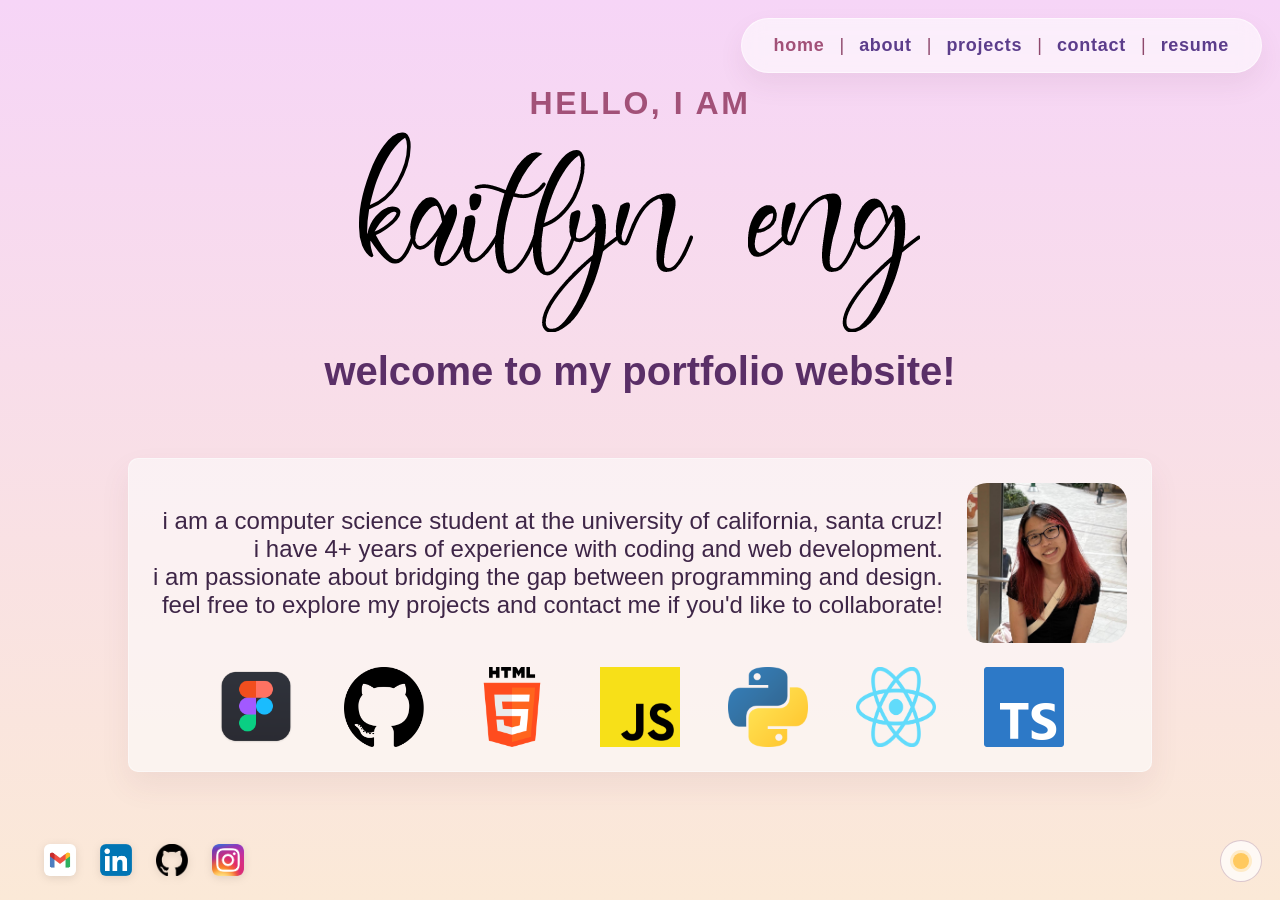
<file: index.html>
<!DOCTYPE html>
<html lang="en">
    <head>
        <meta charset="UTF-8">
        <meta name="viewport" content="width=device-width, initial-scale=1.0">
        <title> kaitlyn eng portfolio </title>
        <link rel="icon" href="assets/images/heart.png" type="image/png">
        <link rel="stylesheet" href="src/styles/styles.css">
        <link rel="stylesheet" href="src/styles/index.css">
        <link rel="stylesheet" href="src/styles/navbar.css">
        <script src="src/theme.js" defer></script>
    </head>
    <body>
        
        <div id="navigation">
            <p id="current-page"> home </p> |
            <a href="src/about.html"> about </a> |
            <a href="src/projects.html"> projects </a> |
            <a href="src/contact.html"> contact </a> |
            <a href="src/resume.html"> resume </a>
        </div>

        <div id="content">
            <div id="header-container">
                <div id="header-label">
                    hello, i am
                </div>
                    <img id="name" src="assets/images/name.png" alt="kaitlyn eng">
                <div id="header-text">
                    welcome to my portfolio website!
                </div>
            </div>

            <div id="info-container">
                <div id="about-container" onclick="window.location.href='src/contact.html';">
                    <div class="about-text">
                        i am a computer science student at the university of california, santa cruz! <br />
                        i have 4+ years of experience with coding and web development. <br />
                        i am passionate about bridging the gap between programming and design. <br />
                        feel free to explore my projects and contact me if you'd like to collaborate!
                    </div>
                    <img id="profilepic" src="assets/images/kaitlyn-image.jpg" alt="kaitlyn eng profile picture">
                </div>
                <div id="technologies-container">
                    <img class="technologies-logo" id="figma-logo" src="assets/images/figma.png" alt="Figma">
                    <img class="technologies-logo" id="github-logo" src="assets/images/github.png" alt="GitHub">
                    <img class="technologies-logo" id="html-logo" src="assets/images/html.png" alt="HTML">
                    <img class="technologies-logo" id="javascript-logo" src="assets/images/javascript.png" alt="JavaScript">
                    <img class="technologies-logo" id="python-logo" src="assets/images/python.png" alt="Python">
                    <img class="technologies-logo" id="react-logo" src="assets/images/react.png" alt="React">
                    <img class="technologies-logo" id="typescript-logo" src="assets/images/typescript.png" alt="TypeScript">
                </div>
            </div>
        </div>

        <div id="footer">
            <div id="socials">
                <a href="mailto:kaseng@ucsc.edu" target = "_blank">
                    <img class="socials-logo" id="email-logo" src="assets/images/gmail.jpg" alt="email logo">
                </a>
                <a href="https://www.linkedin.com/in/kaitlynseng/" target="_blank">
                    <img class="socials-logo" id ="linkedin-logo" src="assets/images/linkedin.png" alt="linkedin logo">
                </a>
                <a href="https://github.com/kaitlyn-png" target="_blank">
                    <img class="socials-logo" id="github-logo" src="assets/images/github.png" alt="github logo">
                </a>
                <a href="https://www.instagram.com/itskaitlynbtw/" target="_blank">
                    <img class="socials-logo" id="instagram-logo" src="assets/images/instagram.png" alt="instagram logo">
                </a>
            </div>
        </div>

    </body>
</html>
</file>
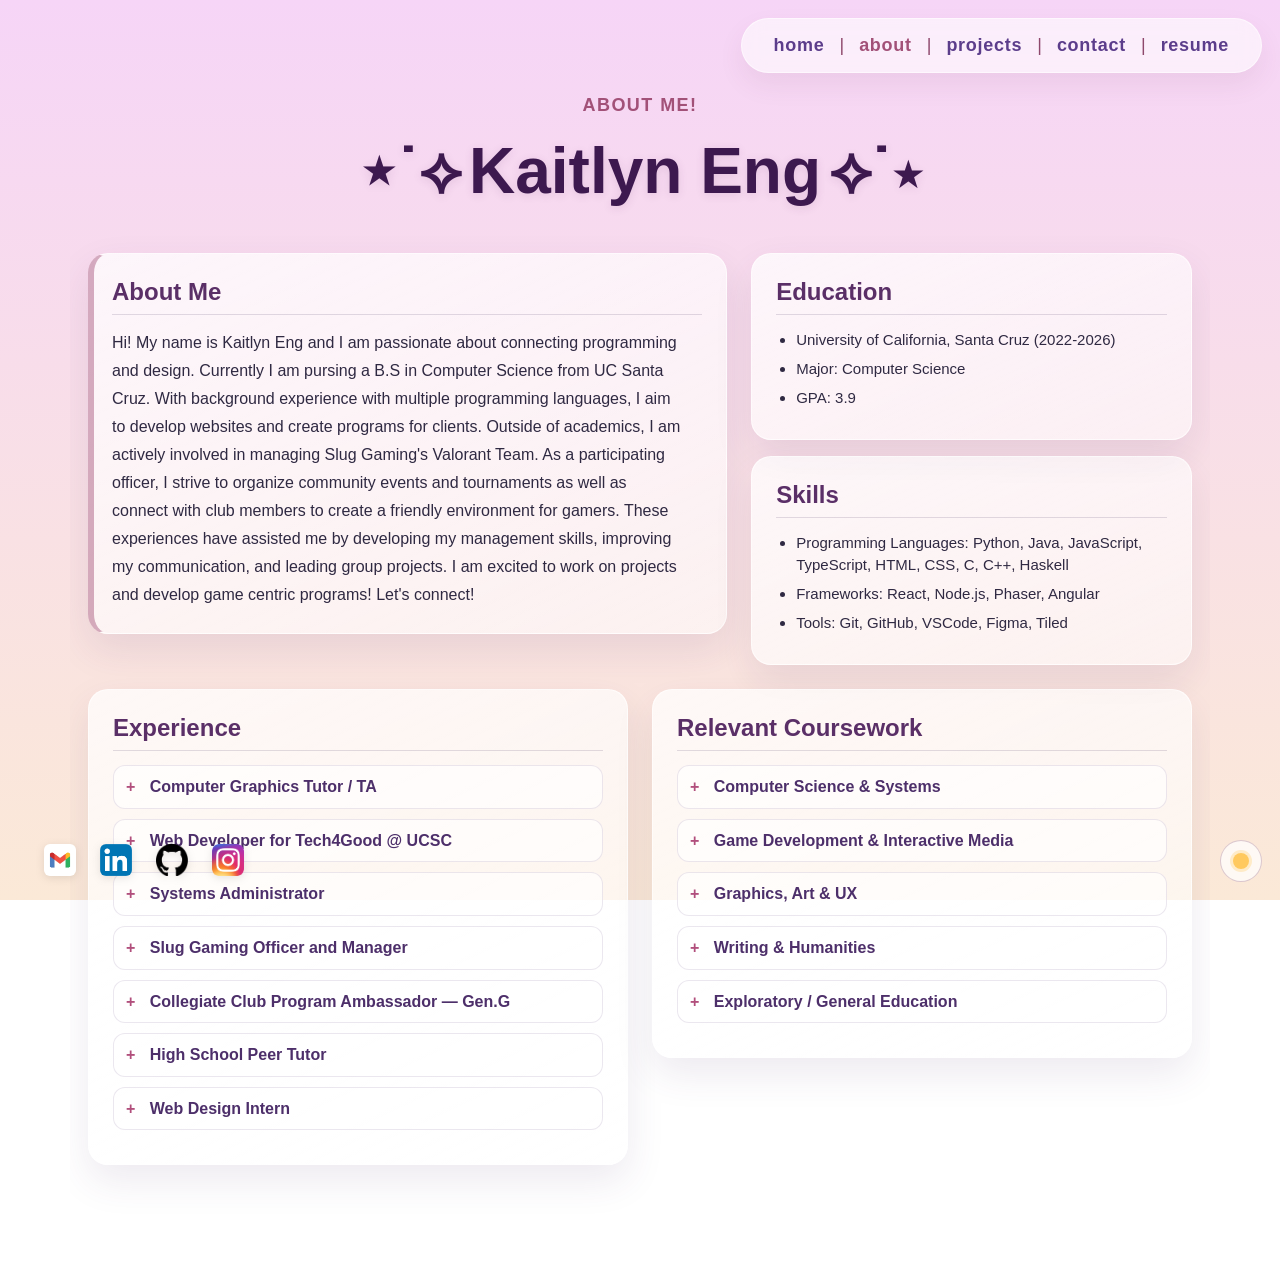
<file: src/about.html>
<!DOCTYPE html>
<html lang="en">
    <head>
        <meta charset="UTF-8">
        <meta name="viewport" content="width=device-width, initial-scale=1.0">
        <title> about </title>
        <link rel="icon" href="../assets/images/heart.png" type="image/png">
        <link rel="stylesheet" href="styles/styles.css">        
        <link rel="stylesheet" href="styles/navbar.css">
        <link rel="stylesheet" href="styles/about.css">
        <script src="theme.js" defer></script>
    </head>
    <body>

        <div id="navigation">
            <a href="../index.html"> home </a> |
            <p id="current-page"> about </p> |
            <a href="projects.html"> projects </a> |
            <a href="contact.html"> contact </a> |
            <a href="resume.html"> resume </a>
        </div>

        <div class="about-layout">
            <main id="content">
                <div id="header-container">
                    <div id="header-label"> About me! </div>
                    <div id="header-text" class="header-style"> Kaitlyn Eng </div>
                </div>

                <div class="about-top-grid">
                    <div id="about-me" class="about-panel">
                        <h2> About Me </h2>
                        <p> Hi! My name is Kaitlyn Eng and I am passionate about connecting programming and design. Currently I am pursing a B.S in Computer Science from UC Santa Cruz. With background experience with multiple programming languages, I aim to develop websites and create programs for clients. Outside of academics, I am actively involved in managing Slug Gaming's Valorant Team. As a participating officer, I strive to organize community events and tournaments as well as connect with club members to create a friendly environment for gamers. These experiences have assisted me by developing my management skills, improving my communication, and leading group projects. I am excited to work on projects and develop game centric programs! Let's connect! </p>
                    </div>

                    <div class="quick-panels">
                        <div id="education" class="about-panel">
                            <h2> Education </h2>
                            <ul>
                                <li> University of California, Santa Cruz (2022-2026) </li>
                                <li> Major: Computer Science </li>
                                <li> GPA: 3.9 </li>
                            </ul>
                        </div>

                        <div id="skills-container" class="about-panel">
                            <h2> Skills </h2>
                            <ul>
                                <li> Programming Languages: Python, Java, JavaScript, TypeScript, HTML, CSS, C, C++, Haskell </li>
                                <li> Frameworks: React, Node.js, Phaser, Angular </li>
                                <li> Tools: Git, GitHub, VSCode, Figma, Tiled </li>
                            </ul>
                        </div>
                    </div>
                </div>

                <div class="detail-columns">
                    <div id="experience">
                        <h2> Experience </h2>

                        <details class="experience-item">
                            <summary> Computer Graphics Tutor / TA </summary>
                            <p class="experience-meta">Part-time · April 2026 - Present · Santa Cruz, California, United States · Hybrid</p>
                            <ul>
                                <li> Graded homework and programming assignments with attention to accuracy in core computer graphics concepts.</li>
                                <li> Hosted office hours and provided online and in-person tutoring to support student learning.</li>
                                <li> Assisted students via email, Piazza, and Discord by answering questions and resolving grading issues.</li>
                                <li> Collaborated with the professor to draft assignments, refine lesson plans, and improve course policies.</li>
                            </ul>
                            <p class="experience-skills">Computer Graphics · Teaching · Debugging · Code review · Evaluation </p>
                        </details>

                        <details class="experience-item">
                            <summary> Web Developer for Tech4Good @ UCSC </summary>
                            <p class="experience-meta">Part-time · January 2026 - Present · Santa Cruz, California, United States · On-Site </p>
                            <ul>
                                <li> Web Development Containers Team </li>
                                <li> Built responsive UI/UX interfaces from Figma designs using HTML, CSS, and Angular CLI. </li>
                                <li> Developed component-based frontend architecture with data binding and event handling. </li>
                                <li> Connected UI components to backend data sources through container-based data flow. </li>
                                <li> Implemented flexible, responsive layouts using CSS Flexbox. </li>
                            </ul>
                            <p class="experience-skills">Computer Graphics · Teaching · Debugging · Code review · Evaluation </p>
                        </details>

                        <details class="experience-item">
                            <summary> Systems Administrator </summary>
                            <p class="experience-meta">Part-time · Dec 2024 - Present · Santa Cruz, California, United States · Hybrid</p>
                            <ul>
                                <li> Administered 30+ lab workstations for Slug Gaming, managing system updates, software development, and hands-on troubleshooting to resolve recurring system errors and maintain stability in Merrill's Ming Ong Lab.</li>
                                <li> Collaborated with the Slug Gaming team to implement a new system image and update software, improving performance and reliability for gaming events and tournaments.</li>
                                <li> Provided technical support during events, ensuring smooth operation and quick resolution of any issues that arose.</li>
                            </ul>
                            <p class="experience-skills">Communication · Event Management · Technical Support · System Administration</p>
                        </details>

                        <details class="experience-item">
                            <summary> Slug Gaming Officer and Manager </summary>
                            <p class="experience-meta">Sep 2022 - Present · Hybrid</p>
                            <ul>
                                <li>Event Community Director: organized and set up community events, hosted 3 in-person tournaments and 7 online tournaments, with 50+ players participating.</li>
                                <li>Collaborated with clubs from 30+ schools nationwide to arrange events and tournaments.</li>
                                <li>Worked on Summer Splash 2025 and hosted a casual multi-day game event.</li>
                                <li>E-sports Competitive Director: managed collegiate team schedules, event signups, and collaboration with managers from other institutions.</li>
                                <li>Engaged the community and hosted weekly events to maintain a safe, active environment for incoming students.</li>
                            </ul>
                            <p class="experience-skills">Project Management · Event Management · Community Engagement</p>
                        </details>

                        <details class="experience-item">
                            <summary> Collegiate Club Program Ambassador — Gen.G </summary>
                            <p class="experience-meta">Part-time · Oct 2025 - Present · Santa Cruz, California, United States · Hybrid</p>
                            <ul>
                                <li>Represented UC Santa Cruz through Gen.G's 2026 Collegiate Club Program and collaborated with Gen.G EDU staff on esports initiatives.</li>
                                <li>Led partnership efforts for Slug Gaming, organizing large-scale events including watch parties and sponsor collaborations.</li>
                                <li>Reached 80+ student participants on the first day of partnership events, increasing community engagement and visibility.</li>
                                <li>Managed KPI tracking, event reporting, and cross-campus coordination with Gen.G's EDU Operations team.</li>
                            </ul>
                            <p class="experience-skills">Esports Management · Event Planning · Community Engagement</p>
                        </details>

                        <details class="experience-item">
                            <summary> High School Peer Tutor </summary>
                            <p class="experience-meta">Sep 2018 - Jun 2022</p>
                            <ul>
                                <li>Assisted students with complex Algebra and Calculus concepts through one-on-one and group tutoring sessions.</li>
                                <li>Tailored learning approaches to individual styles and organized tutoring schedules.</li>
                                <li>Developed supplementary learning materials and resources.</li>
                                <li>Provided feedback and improvement strategies that supported stronger grades and comprehension.</li>
                                <li>Collaborated with teachers and academic advisors to support students needing additional help.</li>
                            </ul>
                            <p class="experience-skills">Organizational Communication · Tutoring · Academic Support</p>
                        </details>

                        <details class="experience-item">
                            <summary> Web Design Intern </summary>
                            <p class="experience-meta">Part-time · Jun 2019 - Aug 2021 · Berkeley, California, United States · Hybrid</p>
                            <ul>
                                <li>Assisted and led in both online and in-person learning environments.</li>
                                <li>Delivered lectures from detailed lesson plans with active discussion and project-based learning.</li>
                                <li>Built and enhanced learning plans for high school students.</li>
                                <li>Translated complex subject matter clearly for learners with varying skill levels.</li>
                                <li>Created a safe, inclusive, and encouraging classroom environment.</li>
                            </ul>
                            <p class="experience-skills">Web Development · Design · Organizational Communication · Teaching</p>
                        </details>
                    </div>

                    <div id="coursework">
                        <h2> Relevant Coursework </h2>

                        <details class="course-year">
                        <summary> Computer Science & Systems </summary>

                        <h4>Core Systems & Programming</h4>
                        <ul>
                            <li>
                                CSE 13S: Computer Systems and C Programming<br/>
                                <small><b>Learned low-level programming in C</b>, memory management, and systems fundamentals.</small>
                            </li>
                            <li>
                                CSE 12: Computer Systems and Assembly Language<br/>
                                <small>Studied computer architecture basics, assembly language, and machine-level computation.</small>
                            </li>
                            <li>
                                CSE 30: Programming Abstractions (<b>Python</b>)<br/>
                                <small> Built foundational programming skills including abstraction, data structures, and problem solving in Python.</small>
                            </li>
                            <li>
                                CSE 130: Principles of Computer Systems Design<br/>
                                <small><b>Explored systems design, concurrency, and operating system-level concepts.</b></small>
                            </li>                            
                            <li>
                                CSE 120: Computer Architecture<br/>
                                <small>Studied CPU design, memory hierarchy, and performance optimization concepts.</small>
                            </li>
                        </ul>

                        <h4>Algorithms & Theory</h4>
                        <ul>
                            <li>
                                CSE 101: Data Structures & Algorithms<br/>
                                <small><b>Learned core data structures and algorithm design</b> including sorting, searching, and complexity analysis.</small>
                            </li>
                            <li>
                                CSE 102: Intro to Algorithm Analysis<br/>
                                <small>Studied algorithm efficiency, asymptotic analysis, and formal reasoning about performance.</small>
                            </li>
                            <li>
                                CSE 113: Parallel Programming<br/>
                                <small><b>Explored parallel computing concepts</b> including thread-level parallelism and synchronization.</small>
                            </li>
                            <li>
                                CSE 114A: Foundations of Programming Languages<br/>
                                <small>Learned programming language theory including syntax, semantics, and type systems.</small>
                            </li>
                        </ul>

                        <h4>Mathematics for CS</h4>
                        <ul>
                            <li>
                                CSE 16: Applied Discrete Mathematics<br/>
                                <small>Covered logic, proofs, combinatorics, and graph theory fundamentals.</small>
                            </li>
                            <li>
                                CSE 107: Probability and Statistics for Engineers<br/>
                                <small>Introduced core probability, statistics, and stochastic processes including Bayes’ theorem, random variables, inference, and Markov chains.</small>
                            </li>
                            <li>
                                CSE 101M: Mathematical Thinking for Computer Science<br/>
                                <small>Developed formal reasoning skills, proof techniques, and mathematical foundations for CS.</small>
                            </li>
                        </ul>
                        </details>


                        <details class="course-year">
                        <summary> Game Development & Interactive Media </summary>

                        <h4>Game Systems & Design</h4>
                        <ul>
                            <li>
                                CMPM 120: Game Development Experience<br/>
                                <small><b>Built full game projects focusing on design, implementation, and iterative development.</b></small>
                            </li>
                            <li>
                                CMPM 121: Game Dev Patterns<br/>
                                <small>Learned scalable game architecture, design patterns, and event-driven systems.</small>
                            </li>
                            <li>
                                CMPM 176: Game Systems<br/>
                                <small>Studied gameplay systems design, progression mechanics, and player experience structure.</small>
                            </li>
                            <li>
                                CMPM 80K: Foundations of Game Design<br/>
                                <small>Learned principles of game mechanics, level design, and player engagement.</small>
                            </li>
                        </ul>

                        <h4>Game AI & Research</h4>
                        <ul>
                            <li>
                                CMPM 146: Game AI<br/>
                                <small><b>Explored AI techniques</b> including pathfinding, state machines, and behavior systems.</small>
                            </li>
                            <li>
                                CMPM 15: Research Explorations<br/>
                                <small>Engaged in research-based computing projects and experimental problem solving.</small>
                            </li>
                        </ul>

                        <h4>Games & Culture</h4>
                        <ul>
                            <li>
                                FILM 80V: Video Games and Culture<br/>
                                <small>Studied games as cultural artifacts, analyzing storytelling, media, and player experience.</small>
                            </li>
                        </ul>
                        </details>


                        <details class="course-year">
                        <summary> Graphics, Art & UX </summary>

                        <h4>Computer Graphics</h4>
                        <ul>
                            <li>
                            CSE 160: Intro to Computer Graphics<br/>
                            <small>Learned rendering pipeline, rasterization, transformations, shading, and 3D graphics concepts.</small>
                            </li>
                        </ul>

                        <h4>UX / Web Development</h4>
                        <ul>
                            <li>
                                CMPM 17: Web Development Components with Tech4Good<br/>
                                <small><b>Built component-based web applications for UCSC's research lab: Tech4Good.</b></small>
                            </li>
                            <li>
                                CMPM 118: Web Development Containers with Tech4Good<br/>
                                <small><b>Worked with containerized deployment, team workflows, and scalable web systems.</b></small>
                            </li>
                            <li>
                                CMPM 131: User Experience for Interactive Media<br/>
                                <small>Studied usability, interaction design, prototyping, and user-centered design principles.</small>
                            </li>
                        </ul>

                        <h4>Art & Creative Media</h4>
                        <ul>
                            <li>
                                ART 106O: 2D Animation<br/>
                                <small>Learned animation principles including timing, motion, and storytelling through visuals.</small>
                            </li>
                            <li>
                                ART 135: Digital Painting<br/>
                                <small>Developed digital illustration skills including composition, lighting, and color theory.</small>
                            </li>
                            <li>
                                HAVC 70: Pacific Islands Art<br/>
                                <small>Studied cultural art history and visual traditions of Pacific Island communities.</small>
                            </li>
                        </ul>
                        </details>


                        <details class="course-year">
                        <summary> Writing & Humanities </summary>

                        <h4>Writing & Communication</h4>
                        <ul>
                            <li>
                                WRIT 1: Introduction to Composition<br/>
                                <small>Developed academic writing, argumentation, and rhetorical skills.</small>
                                </li>
                            <li>
                                WRIT 2: Rhetoric & Inquiry<br/>
                                <small>Focused on research-based writing and critical analysis of sources.</small>
                            </li>
                        </ul>

                        <h4>Humanities & Culture</h4>
                        <ul>
                            <li>
                                LIT 81I: Engineering California<br/>
                                <small>Studied California through literature, infrastructure, and cultural analysis.</small>
                            </li>
                            <li>
                                MUSC 80P: US Popular Music<br/>
                                <small>Analyzed American music history, genres, and cultural influence.</small>
                            </li>
                        </ul>
                        </details>

                        <details class="course-year">
                        <summary> Exploratory / General Education </summary>

                        <ul>
                            <li>
                                AM 10: Mathematical Methods I<br/>
                                <small>Learned applied mathematical techniques for engineering and scientific modeling.</small>
                            </li>
                            <li>
                                CRWN 1: Emerging Technologies<br/>
                                <small>Explored new and emerging tech trends and their societal impacts.</small>
                            </li>
                        </ul>
                        </details>
                    </div>
                </div>
            </main>
        </div>

        <div id="footer">
            <div id="socials">
                <a href="mailto:kaseng@ucsc.edu" target="_blank">
                    <img class="socials-logo" id="email-logo" src="../assets/images/gmail.jpg" alt="email logo">
                </a>
                <a href="https://www.linkedin.com/in/kaitlynseng/" target="_blank">
                    <img class="socials-logo" id="linkedin-logo" src="../assets/images/linkedin.png" alt="linkedin logo">
                </a>
                <a href="https://github.com/kaitlyn-png" target="_blank">
                    <img class="socials-logo" id="github-logo" src="../assets/images/github.png" alt="github logo">
                </a>
                <a href="https://www.instagram.com/itskaitlynbtw/" target="_blank">
                    <img class="socials-logo" id="instagram-logo" src="../assets/images/instagram.png" alt="instagram logo">
                </a>
            </div>
        </div>

    </body>
</html>
</file>
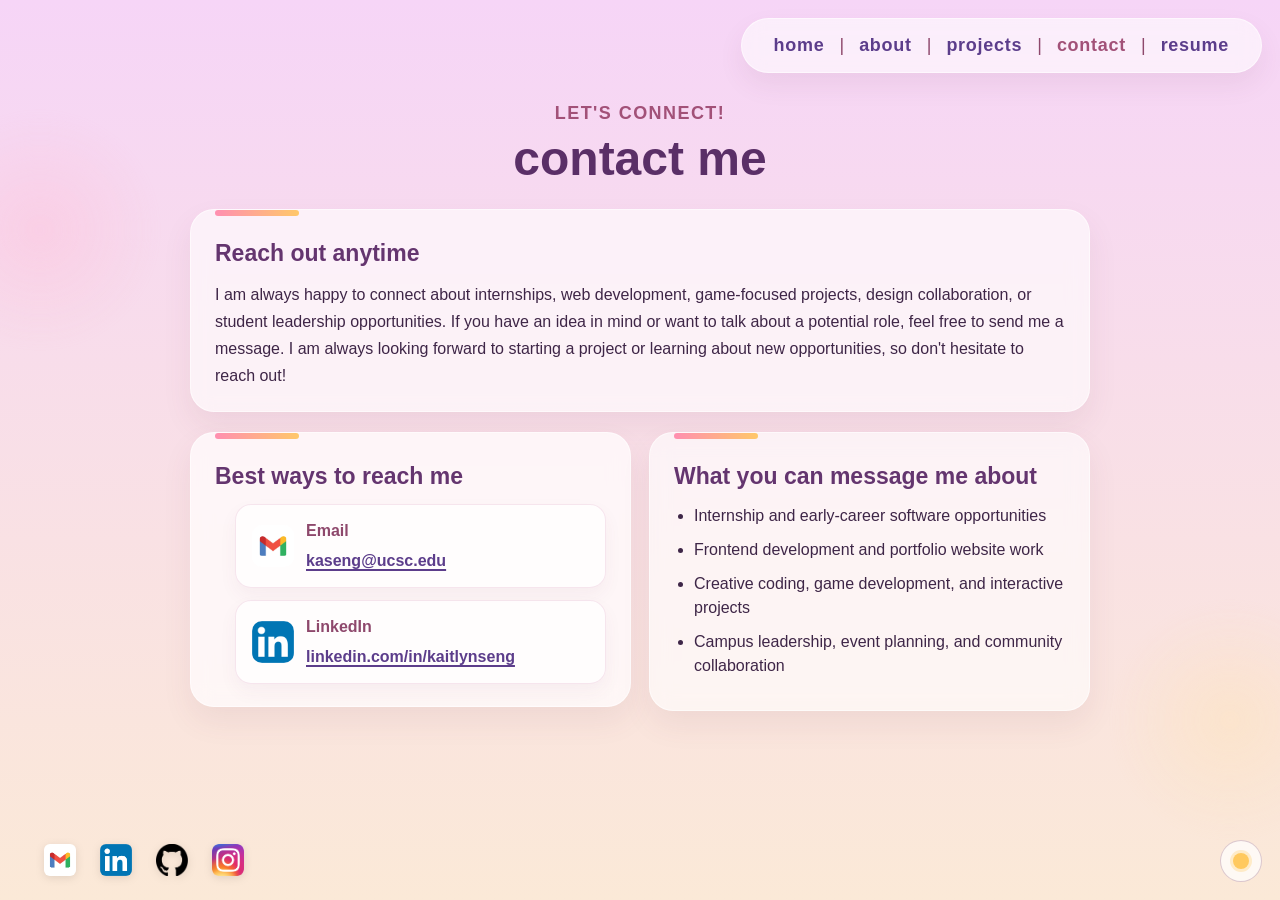
<file: src/contact.html>
<!DOCTYPE html>
<html lang="en">
    <head>
        <meta charset="UTF-8">
        <meta name="viewport" content="width=device-width, initial-scale=1.0">
        <title> contact </title>
        <link rel="icon" href="../assets/images/heart.png" type="image/png">
        <link rel="stylesheet" href="styles/styles.css">        
        <link rel="stylesheet" href="styles/navbar.css">
        <link rel="stylesheet" href="styles/contact.css">
        <script src="theme.js" defer></script>
    </head>
    <body>

        <div id="navigation">
            <a href="../index.html"> home </a> |
            <a href="about.html"> about </a> |
            <a href="projects.html"> projects </a> |
            <p id="current-page"> contact </p> |
            <a href="resume.html"> resume </a>
        </div>

        <main id="content" class="contact-layout">
            <div id="header-container">
                <div id="header-label"> let's connect! </div>
                <div id="header-text"> contact me </div>
            </div>

            <section class="contact-card intro-card">
                <h2> Reach out anytime </h2>
                <p>
                    I am always happy to connect about internships, web development, game-focused projects, design collaboration, or student leadership opportunities. If you have an idea in mind or want to talk about a potential role, feel free to send me a message. I am always looking forward to starting a project or learning about new opportunities, so don't hesitate to reach out!
                </p>
            </section>

            <div class="contact-grid">
                <section class="contact-card reach-card">
                    <h2> Best ways to reach me </h2>
                    <ul class="contact-list">
                        <li>
                            <img class="contact-logo" src="../assets/images/gmail.jpg" alt="gmail logo">
                            <div class="contact-item-text">
                                <span class="contact-label"> Email </span>
                                <a href="mailto:kaseng@ucsc.edu"> kaseng@ucsc.edu </a>
                            </div>
                        </li>
                        <li>
                            <img class="contact-logo" src="../assets/images/linkedin.png" alt="linkedin logo">
                            <div class="contact-item-text">
                                <span class="contact-label"> LinkedIn </span>
                                <a href="https://www.linkedin.com/in/kaitlynseng/" target="_blank" rel="noreferrer"> linkedin.com/in/kaitlynseng </a>
                            </div>
                        </li>
                    </ul>
                </section>

                <section class="contact-card">
                    <h2> What you can message me about </h2>
                    <ul>
                        <li> Internship and early-career software opportunities </li>
                        <li> Frontend development and portfolio website work </li>
                        <li> Creative coding, game development, and interactive projects </li>
                        <li> Campus leadership, event planning, and community collaboration </li>
                    </ul>
                </section>
            </div>
        </main>

        <div id="footer">
            <div id="socials">
                <a href="mailto:kaseng@ucsc.edu" target="_blank">
                    <img class="socials-logo" id="email-logo" src="../assets/images/gmail.jpg" alt="email logo">
                </a>
                <a href="https://www.linkedin.com/in/kaitlynseng/" target="_blank">
                    <img class="socials-logo" id="linkedin-logo" src="../assets/images/linkedin.png" alt="linkedin logo">
                </a>
                <a href="https://github.com/kaitlyn-png" target="_blank">
                    <img class="socials-logo" id="github-logo" src="../assets/images/github.png" alt="github logo">
                </a>
                <a href="https://www.instagram.com/itskaitlynbtw/" target="_blank">
                    <img class="socials-logo" id="instagram-logo" src="../assets/images/instagram.png" alt="instagram logo">
                </a>
            </div>
        </div>

    </body>
    </html>
</file>
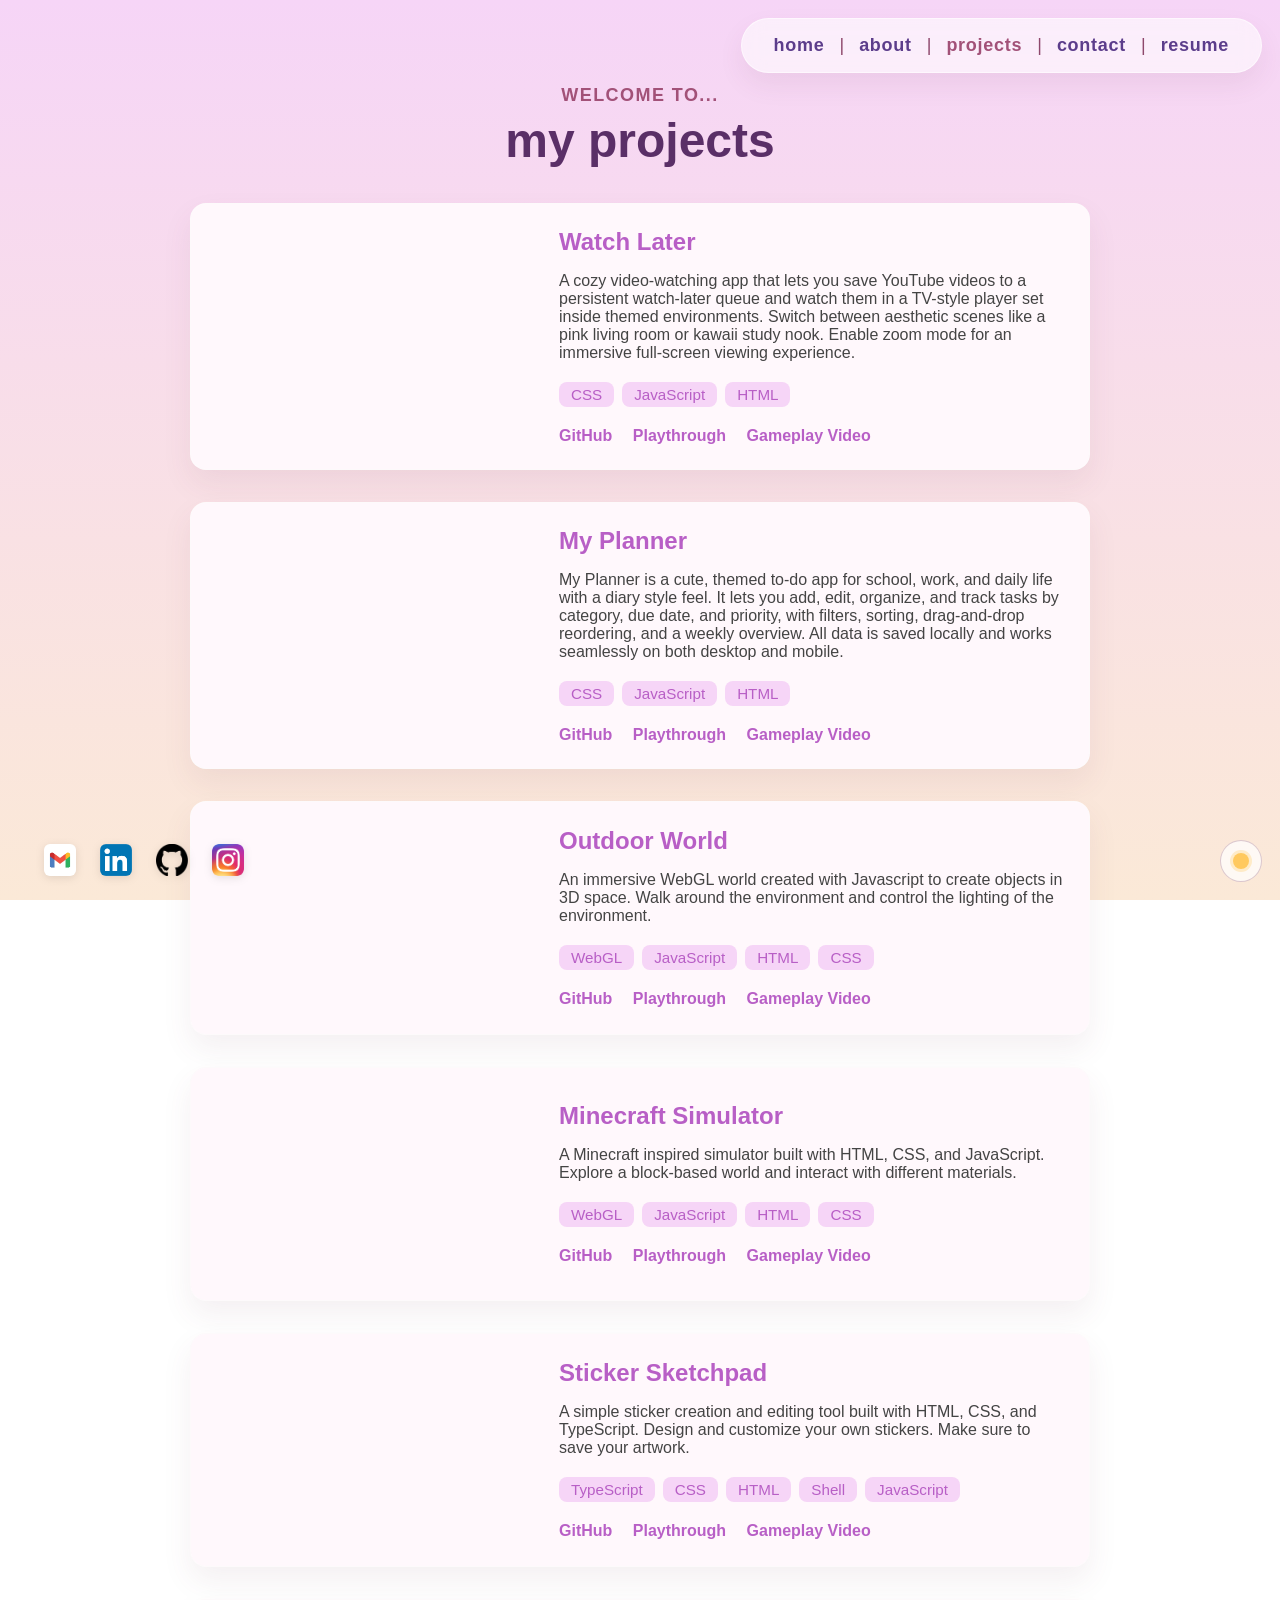
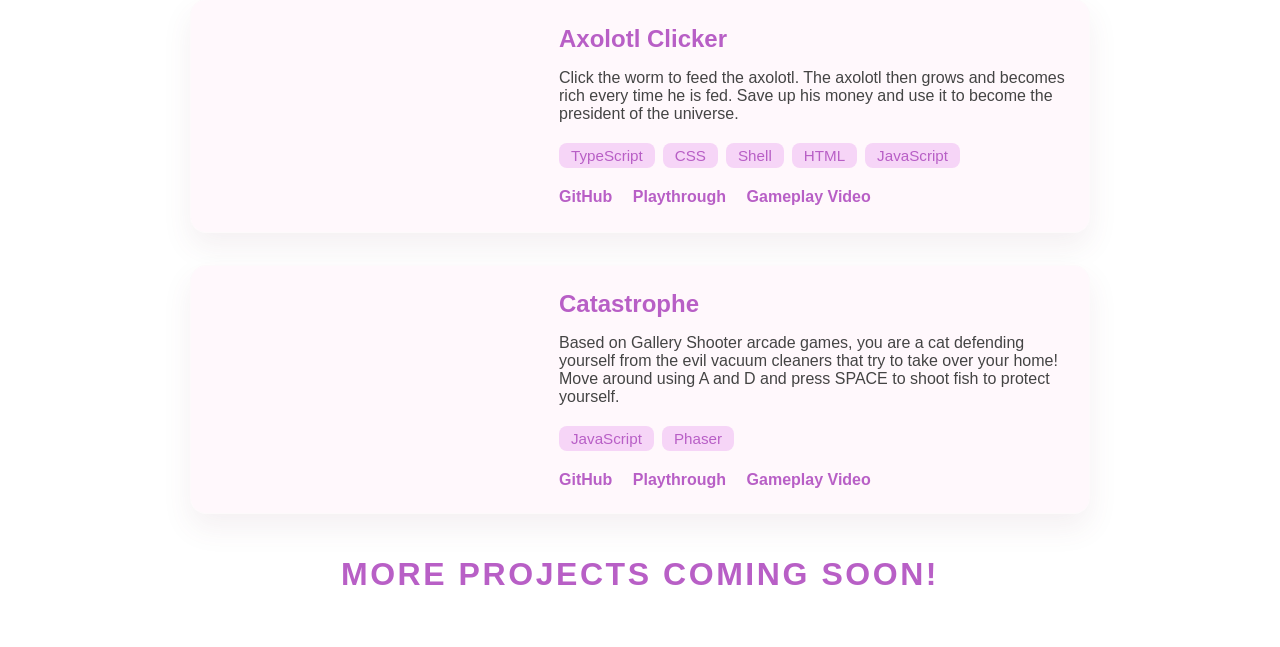
<file: src/projects.html>
<!DOCTYPE html>
<html lang="en">
    <head>
        <meta charset="UTF-8">
        <meta name="viewport" content="width=device-width, initial-scale=1.0">
        <title> projects </title>
        <link rel="icon" href="../assets/images/heart.png" type="image/png">
        <link rel="stylesheet" href="styles/styles.css">
        <link rel="stylesheet" href="styles/navbar.css">
        <link rel="stylesheet" href="styles/projects.css">
        <script src="theme.js" defer></script>
    </head>
    <body>

        <div id="navigation">
            <a href="../index.html"> home </a> |
            <a href="about.html"> about </a> |
            <p id="current-page"> projects </p> |
            <a href="contact.html"> contact </a> |
            <a href="resume.html"> resume </a>
        </div>

        <div id="content">
            <div id="header-container">
                <div id = "header-label">
                    welcome to...
                </div>
                <div id="header-text">
                    my projects
                </div>
            </div>
            <div class="projects-list">

                <div class="project-card" onclick="window.open('https://kaitlyn-png.github.io/watch-later/', '_blank')">
                    <div class="project-video">
                        <iframe width="320" height="180" src="https://www.youtube.com/embed/XQc_AKd4V0o" title="Watch Later Demo Video" frameborder="0" allow="accelerometer; autoplay; clipboard-write; encrypted-media; gyroscope; picture-in-picture; web-share" referrerpolicy="strict-origin-when-cross-origin" allowfullscreen></iframe>
                    </div>
                    <div class="project-info">
                        <h2 class="project-title">Watch Later</h2>
                        <p class="project-description">A cozy video-watching app that lets you save YouTube videos to a persistent watch-later queue and watch them in a TV-style player set inside themed environments. Switch between aesthetic scenes like a pink living room or kawaii study nook. Enable zoom mode for an immersive full-screen viewing experience. </p>
                        <div class="project-tags">
                            <span class="tag">CSS</span>
                            <span class="tag">JavaScript</span>
                            <span class="tag">HTML</span>
                        </div>
                        <div class="project-links">
                            <a href="https://github.com/kaitlyn-png/watch-later" target="_blank">GitHub</a>
                            <a href="https://kaitlyn-png.github.io/watch-later/" target="_blank">Playthrough</a>
                            <a href="https://youtu.be/XQc_AKd4V0o" target="_blank">Gameplay Video</a>
                        </div>
                    </div>
                </div>

                <div class="project-card" onclick="window.open('https://kaitlyn-png.github.io/planner/', '_blank')">
                    <div class="project-video">
                        <iframe width="320" height="180" src="https://www.youtube.com/embed/PEfYWynraZk" title="Planner Demo Video" frameborder="0" allow="accelerometer; autoplay; clipboard-write; encrypted-media; gyroscope; picture-in-picture; web-share" referrerpolicy="strict-origin-when-cross-origin" allowfullscreen></iframe>
                    </div>
                    <div class="project-info">
                        <h2 class="project-title">My Planner</h2>
                        <p class="project-description">My Planner is a cute, themed to-do app for school, work, and daily life with a diary style feel. It lets you add, edit, organize, and track tasks by category, due date, and priority, with filters, sorting, drag-and-drop reordering, and a weekly overview. All data is saved locally and works seamlessly on both desktop and mobile.</p>
                        <div class="project-tags">
                            <span class="tag">CSS</span>
                            <span class="tag">JavaScript</span>
                            <span class="tag">HTML</span>
                        </div>
                        <div class="project-links">
                            <a href="https://github.com/kaitlyn-png/planner" target="_blank">GitHub</a>
                            <a href="https://kaitlyn-png.github.io/planner/" target="_blank">Playthrough</a>
                            <a href="https://youtu.be/PEfYWynraZk" target="_blank">Gameplay Video</a>
                        </div>
                    </div>
                </div>
                
                <div class="project-card" onclick="window.open('https://kaitlyn-png.github.io/Outdoor-World/src/World.html', '_blank')">
                    <div class="project-video">
                        <iframe width="320" height="180" src="https://www.youtube.com/embed/BFgo2NVhof4" title="Outdoor World Gameplay Video" frameborder="0" allow="accelerometer; autoplay; clipboard-write; encrypted-media; gyroscope; picture-in-picture; web-share" referrerpolicy="strict-origin-when-cross-origin" allowfullscreen></iframe>
                    </div>
                    <div class="project-info">
                        <h2 class="project-title">Outdoor World</h2>
                        <p class="project-description">An immersive WebGL world created with Javascript to create objects in 3D space. Walk around the environment and control the lighting of the environment.</p>
                        <div class="project-tags">
                            <span class="tag">WebGL</span>
                            <span class="tag">JavaScript</span>
                            <span class="tag">HTML</span>
                            <span class="tag">CSS</span>
                        </div>
                        <div class="project-links">
                            <a href="https://github.com/kaitlyn-png/Outdoor-World" target="_blank">GitHub</a>
                            <a href="https://kaitlyn-png.github.io/Outdoor-World/src/World.html" target="_blank">Playthrough</a>
                            <a href="https://www.youtube.com/watch?v=BFgo2NVhof4" target="_blank">Gameplay Video</a>
                        </div>
                    </div>
                </div>

                <div class="project-card" onclick="window.open('https://kaitlyn-png.github.io/Minecraft-Simulator/src/World.html', '_blank')">
                    <div class="project-video">
                        <iframe width="320" height="180" src="https://www.youtube.com/embed/uo58U9oGx1Q" title="Minecraft Simulator Gameplay Video" frameborder="0" allow="accelerometer; autoplay; clipboard-write; encrypted-media; gyroscope; picture-in-picture; web-share" referrerpolicy="strict-origin-when-cross-origin" allowfullscreen></iframe>
                    </div>
                    <div class="project-info">
                        <h2 class="project-title">Minecraft Simulator</h2>
                        <p class="project-description">A Minecraft inspired simulator built with HTML, CSS, and JavaScript. Explore a block-based world and interact with different materials.</p>
                        <div class="project-tags">
                            <span class="tag">WebGL</span>
                            <span class="tag">JavaScript</span>
                            <span class="tag">HTML</span>
                            <span class="tag">CSS</span>
                        </div>
                        <div class="project-links">
                            <a href="https://github.com/kaitlyn-png/Minecraft-Simulator" target="_blank">GitHub</a>
                            <a href="https://kaitlyn-png.github.io/Minecraft-Simulator/src/World.html" target="_blank">Playthrough</a>
                            <a href="https://www.youtube.com/watch?v=uo58U9oGx1Q" target="_blank">Gameplay Video</a>
                        </div>
                    </div>
                </div>

                <div class="project-card" onclick="window.open('https://kaitlyn-png.github.io/sticker-sketchpad/', '_blank')">
                    <div class="project-video">
                        <iframe width="320" height="180" src="https://www.youtube.com/embed/PfwkFOzeK2g" title="Sticker Sketchpad Gameplay Video" frameborder="0" allow="accelerometer; autoplay; clipboard-write; encrypted-media; gyroscope; picture-in-picture; web-share" referrerpolicy="strict-origin-when-cross-origin" allowfullscreen></iframe>
                    </div>
                    <div class="project-info">
                        <h2 class="project-title">Sticker Sketchpad</h2>
                        <p class="project-description">A simple sticker creation and editing tool built with HTML, CSS, and TypeScript. Design and customize your own stickers. Make sure to save your artwork.</p>
                        <div class="project-tags">
                            <span class="tag">TypeScript</span>
                            <span class="tag">CSS</span>
                            <span class="tag">HTML</span>
                            <span class="tag">Shell</span>
                            <span class="tag">JavaScript</span>
                        </div>
                        <div class="project-links">
                            <a href="https://github.com/kaitlyn-png/sticker-sketchpad" target="_blank">GitHub</a>
                            <a href="https://kaitlyn-png.github.io/sticker-sketchpad/" target="_blank">Playthrough</a>
                            <a href="https://www.youtube.com/watch?v=PfwkFOzeK2g" target="_blank">Gameplay Video</a>
                        </div>
                    </div>
                </div>

                <div class="project-card" onclick="window.open('https://kaitlyn-png.github.io/axolotl-clicker/', '_blank')">
                    <div class="project-video">
                        <iframe width="320" height="180" src="https://www.youtube.com/embed/4mGlgFTwsAA" title="Axolotl Clicker Gameplay Video" frameborder="0" allow="accelerometer; autoplay; clipboard-write; encrypted-media; gyroscope; picture-in-picture; web-share" referrerpolicy="strict-origin-when-cross-origin" allowfullscreen></iframe>
                    </div>
                    <div class="project-info">
                        <h2 class="project-title">Axolotl Clicker</h2>
                        <p class="project-description">Click the worm to feed the axolotl. The axolotl then grows and becomes rich every time he is fed. Save up his money and use it to become the president of the universe.</p>
                        <div class="project-tags">
                            <span class="tag">TypeScript</span>
                            <span class="tag">CSS</span>
                            <span class="tag">Shell</span>
                            <span class="tag">HTML</span>
                            <span class="tag">JavaScript</span>
                        </div>
                        <div class="project-links">
                            <a href="https://github.com/kaitlyn-png/axolotl-clicker" target="_blank">GitHub</a>
                            <a href="https://kaitlyn-png.github.io/axolotl-clicker/" target="_blank">Playthrough</a>
                            <a href="https://www.youtube.com/watch?v=4mGlgFTwsAA" target="_blank">Gameplay Video</a>
                        </div>
                    </div>
                </div>

                <div class="project-card" onclick="window.open('https://kaitlyn-png.github.io/Catastrophe/', '_blank')">
                    <div class="project-video">
                        <iframe width="320" height="180" src="https://www.youtube.com/embed/vPcf3BAGSNk" title="Catastrophe Gameplay Video" frameborder="0" allow="accelerometer; autoplay; clipboard-write; encrypted-media; gyroscope; picture-in-picture; web-share" referrerpolicy="strict-origin-when-cross-origin" allowfullscreen></iframe>
                    </div>
                    <div class="project-info">
                        <h2 class="project-title">Catastrophe</h2>
                        <p class="project-description">Based on Gallery Shooter arcade games, you are a cat defending yourself from the evil vacuum cleaners that try to take over your home! Move around using A and D and press SPACE to shoot fish to protect yourself.</p>
                        <div class="project-tags">
                            <span class="tag">JavaScript</span>
                            <span class="tag">Phaser</span>
                        </div>
                        <div class="project-links">
                            <a href="https://github.com/kaitlyn-png/Catastrophe" target="_blank">GitHub</a>
                            <a href="https://kaitlyn-png.github.io/Catastrophe/" target="_blank">Playthrough</a>
                            <a href="https://www.youtube.com/watch?v=vPcf3BAGSNk" target="_blank">Gameplay Video</a>
                        </div>
                    </div>
                </div>

            </div>
            <div id="projects-footer">
                <p>More projects coming soon!</p>
            </div>
        </div>

        <div id="footer">
            <div id="socials">
                <a href="mailto:kaseng@ucsc.edu" target="_blank">
                    <img class="socials-logo" id="email-logo" src="../assets/images/gmail.jpg" alt="email logo">
                </a>
                <a href="https://www.linkedin.com/in/kaitlynseng/" target="_blank">
                    <img class="socials-logo" id="linkedin-logo" src="../assets/images/linkedin.png" alt="linkedin logo">
                </a>
                <a href="https://github.com/kaitlyn-png" target="_blank">
                    <img class="socials-logo" id="github-logo" src="../assets/images/github.png" alt="github logo">
                </a>
                <a href="https://www.instagram.com/itskaitlynbtw/" target="_blank">
                    <img class="socials-logo" id="instagram-logo" src="../assets/images/instagram.png" alt="instagram logo">
                </a>
            </div>
        </div>

        <script>
            document.querySelectorAll('.project-links a').forEach(link => {
                link.addEventListener('click', event => event.stopPropagation());
            });
        </script>

    </body>
</html>
</file>
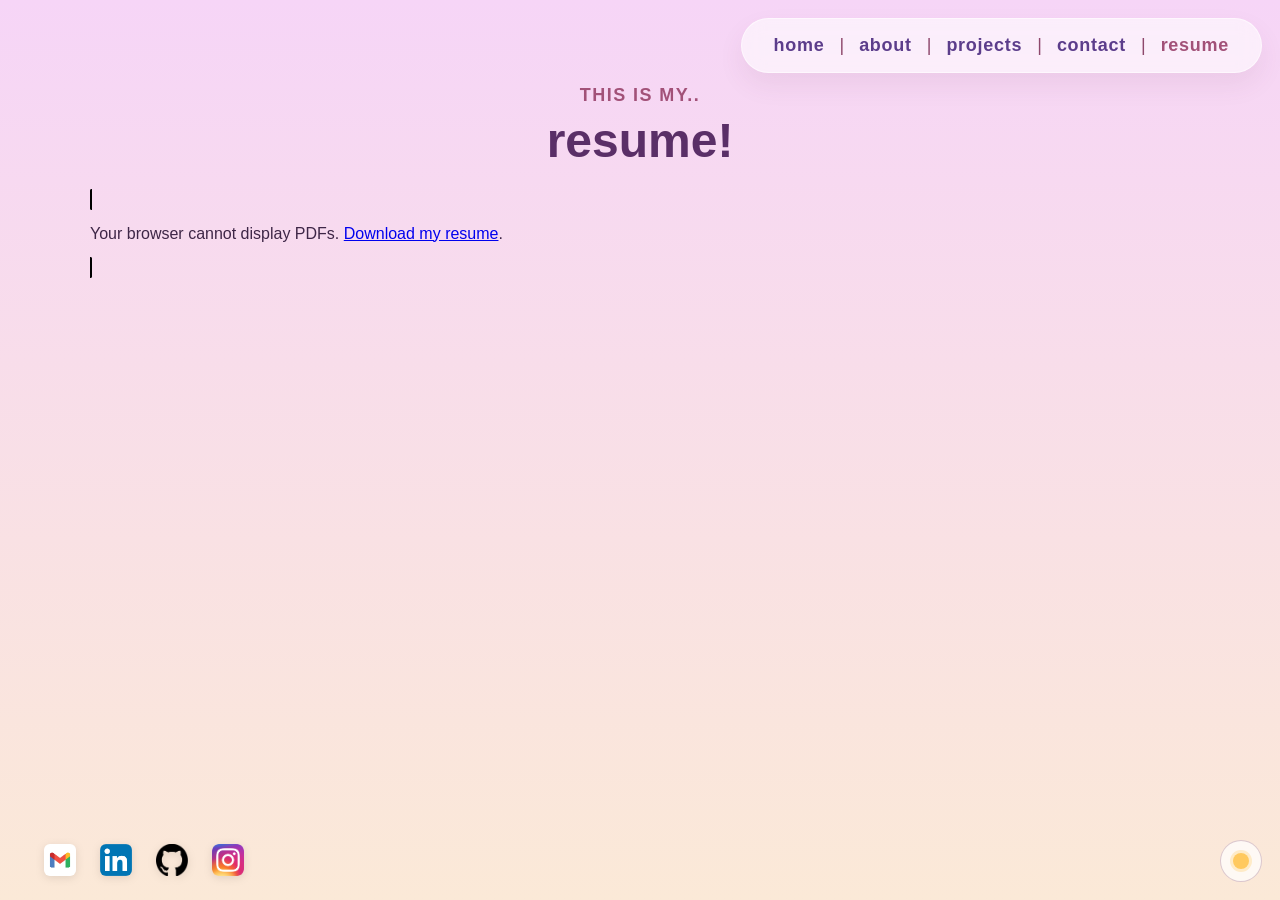
<file: src/resume.html>
<!DOCTYPE html>
<html lang="en">
    <head>
        <meta charset="UTF-8">
        <meta name="viewport" content="width=device-width, initial-scale=1.0">
        <title> resume </title>
        <link rel="icon" href="../assets/images/heart.png" type="image/png">
        <link rel="stylesheet" href="styles/styles.css">
        <link rel="stylesheet" href="styles/navbar.css">
        <link rel="stylesheet" href="styles/resume.css">
        <script src="theme.js" defer></script>
    </head>
    <body>

        <div id="navigation">
            <a href="../index.html"> home </a> |
            <a href="about.html"> about </a> |
            <a href="projects.html"> projects </a> |
            <a href="contact.html"> contact </a> |
            <p id="current-page"> resume </p>
        </div>

        <div id="content">
            <div id="resume-container"> 
                <div id="header-container">
                    <div id="header-label">
                        this is my..
                    </div>
                    <div id="header-text">
                        resume!
                    </div>
                </div>
                <div id="resume-content">
                    <object data="../assets/files/Kaitlyn%20Eng%20Resume.pdf" type="application/pdf" width="100%" height="900">
                        <p>
                            Your browser cannot display PDFs.
                            <a href="../assets/files/Kaitlyn%20Eng%20Resume.pdf" target="_blank" rel="noopener noreferrer">Download my resume</a>.
                        </p>
                    </object>
                </div>
            </div>
        </div>

        <div id="footer">
            <div id="socials">
                <a href="mailto:kaseng@ucsc.edu" target = "_blank">
                    <img class="socials-logo" id="email-logo" src="../assets/images/gmail.jpg" alt="email logo">
                </a>
                <a href="https://www.linkedin.com/in/kaitlynseng/" target="_blank">
                    <img class="socials-logo" id="linkedin-logo" src="../assets/images/linkedin.png" alt="linkedin logo">
                </a>
                <a href="https://github.com/kaitlyn-png" target="_blank">
                    <img class="socials-logo" id="github-logo" src="../assets/images/github.png" alt="github logo">
                </a>
                <a href="https://www.instagram.com/itskaitlynbtw/" target="_blank">
                    <img class="socials-logo" id="instagram-logo" src="../assets/images/instagram.png" alt="instagram logo">
                </a>
            </div>
        </div>

    </body>
</html>
</file>
<file: src/styles/styles.css>
:root {
    --bg-start: #f6d5f7;
    --bg-end: #fbe9d7;
    --body-text: #3e2647;
    --header-label: #a25178;
    --header-text: #5a2f67;
    --footer-text: #5a2f67;
}

body {
    background-image: linear-gradient(to bottom, var(--bg-start), var(--bg-end));
    background-size: cover;
    background-position: center;
    background-repeat: no-repeat;
    background-attachment: fixed;
    margin: 0;
    padding: 0;
    font-family: Tahoma, Verdana, sans-serif;
    display: block;
    width: 100%;
    height: 100%;
    color: var(--body-text);
}

body.theme-light {
    --bg-start: #f6d5f7;
    --bg-end: #fbe9d7;
    --body-text: #3e2647;
    --header-label: #a25178;
    --header-text: #5a2f67;
    --footer-text: #5a2f67;
}

body.theme-dark {
    --bg-start: #252130;
    --bg-end: #111217;
    --body-text: #f3ecf7;
    --header-label: #efc3de;
    --header-text: #f6e6f2;
    --footer-text: #ead7f4;
}

@media (prefers-color-scheme: dark) {
    body:not(.theme-light):not(.theme-dark) {
        --bg-start: #252130;
        --bg-end: #111217;
        --body-text: #f3ecf7;
        --header-label: #efc3de;
        --header-text: #f6e6f2;
        --footer-text: #ead7f4;
    }
}

#footer {
    position: fixed;
    bottom: 0;
    width: 100%;
    padding: 20px 84px 20px 20px;
    font-size: 18px;
    box-sizing: border-box;
    text-align: center;
    margin-bottom: 20px;
}

#footer-text {
    text-align: center;
    color: var(--footer-text);
}

#footer > div {
    color: var(--footer-text);
}

#socials {
    position: absolute;
    top: 50%;
    left: 20px;
    transform: translateY(-50%);
    display: flex;
    align-items: center;
}

#socials a {
    display: inline-flex;
    align-items: center;
}

.socials-logo {
    width: 32px;
    height: 32px;
    margin-left: 24px;
    filter: drop-shadow(0 2px 4px rgba(0, 0, 0, 0.1));
    object-fit: cover;
    border-radius: 6px;
}

.socials-logo:hover {
    transform: translateY(-1px) scale(1.08);
    transition: transform 0.18s ease;
}

@media (max-width: 430px) {
    body {
        width: 430px;
        height: 932px;
        margin: 0 auto;
        padding: 0;
    }

    #footer {
        padding: 16px 64px 16px 14px;
        font-size: 15px;
    }

    #socials {
        justify-content: center;
    }

    .socials-logo {
        width: 32px;
        height: 32px;
        margin-left: 8px;
        border-radius: 5px;
    }
}

@keyframes fade-up {
    from {
        opacity: 0;
        transform: translateY(24px);
    }
    to {
        opacity: 1;
        transform: translateY(0);
    }
}

@keyframes fade-in {
    from {
        opacity: 0;
    }
    to {
        opacity: 1;
    }
}

#header-container {
    font-size: 24px;
    text-align: center;
}

#header-label {
    opacity: 0;
    text-align: center;
    margin: 0 0 10px;
    font-size: 18px;
    font-weight: 700;
    letter-spacing: 0.08em;
    text-transform: uppercase;
    color: var(--header-label);
    animation: fade-up 0.6s ease-out 0.12s forwards;
}

#header-text {
    opacity: 0;
    text-align: center;
    max-width: 12ch;
    margin: 0 auto;
    font-size: 48px;
    line-height: 1.05;
    color: var(--header-text);
    font-weight: 700;
    margin-bottom: 24px;
    animation: fade-up 0.7s ease-out 0.22s both;
}

@media (prefers-reduced-motion: reduce) {
    #header-label,
    #header-text {
        animation: none;
        opacity: 1;
        transform: none;
    }
}

body.theme-dark #navigation {
    background: rgba(26, 29, 37, 0.72);
    border-color: rgba(230, 206, 230, 0.18);
    box-shadow: 0 12px 26px rgba(5, 8, 14, 0.45);
    color: #ead7f4;
}

body.theme-dark #navigation a {
    color: #efaef1;
}

body.theme-dark #navigation a:hover {
    color: #ffffff;
}

body.theme-dark #current-page {
    color: #ffffff;
}

body.theme-dark #info-container,
body.theme-dark .about-panel,
body.theme-dark #experience,
body.theme-dark #coursework,
body.theme-dark .contact-card,
body.theme-dark .project-card,
body.theme-dark .reach-card,
body.theme-dark .reach-card .contact-list li,
body.theme-dark :is(.experience-item, .course-year) {
    background: rgba(24, 28, 38, 0.72);
    border-color: rgba(226, 197, 225, 0.16);
    color: #f3ecf7;
    box-shadow: 0 14px 30px rgba(5, 8, 14, 0.32);
}

body.theme-dark .tag {
    background: rgba(241, 186, 223, 0.16);
    color: #ffd2ea;
}

body.theme-dark .project-title,
body.theme-dark #projects-footer,
body.theme-dark h2,
body.theme-dark h4,
body.theme-dark .experience-meta,
body.theme-dark .experience-skills,
body.theme-dark .contact-label,
body.theme-dark :is(.experience-item, .course-year) summary {
    color: #ffd2ea;
}

body.theme-dark .project-description,
body.theme-dark .contact-card a,
body.theme-dark .project-links a {
    color: #f3ecf7;
}

body.theme-dark,
body.theme-dark #about-me p,
body.theme-dark .experience-item p,
body.theme-dark li,
body.theme-dark .contact-card p,
body.theme-dark .contact-card li,
body.theme-dark #resume-content p {
    color: #f6effa;
}

body.theme-dark .project-links a:hover {
    color: #1a1420;
    background: #ffd2ea;
}

body.theme-dark #resume-content object {
    border-color: rgba(233, 211, 235, 0.5);
}

body.theme-dark #name,
body.theme-dark #github-logo {
    filter: invert(100%);
}
</file>
<file: src/styles/index.css>
@keyframes fade-up {
	from {
		opacity: 0;
		transform: translateY(24px);
	}
	to {
		opacity: 1;
		transform: translateY(0);
	}
}

@keyframes fade-in {
	from {
		opacity: 0;
	}
	to {
		opacity: 1;
	}
}

#content{
    display: flex;
    flex-direction: column;
    justify-content: center;
    align-items: center;
    animation: fade-in 0.45s ease-out both;
}

#header-container{
    margin: 0 12px 12px;
}

#header-label, #name, #header-text, #info-container{
    opacity: 0;
}

#header-label{
    font-size: 32px;
    animation: fade-up 0.5s ease-out 0.1s forwards;
}

#name{
    animation: fade-up 0.6s ease-out 0.2s forwards;
}

#header-text{
    font-size: 40px;
    max-width: max-content;
    animation: fade-up 0.7s ease-out 0.3s forwards;
    margin: 12px 0 12px 0;
}

#info-container{
    animation: fade-up 0.8s cubic-bezier(0.2, 0.65, 0.2, 1) forwards;
}

#info-container{
    background-color: rgba(252, 252, 252, 0.6);
    display: flex;
    flex-direction: column;
    justify-content: center;
    align-items: center;
    align-self: center;
    margin: 42px auto;
    padding: 24px;
    font-size: 24px;
    border-radius: 10px;
    border:rgba(252, 252, 252, 0.6) solid 1px;
    box-shadow: 0 14px 30px rgba(110, 58, 92, 0.08);
}

#info-container:hover{
    box-shadow: 0 14px 30px rgba(110, 58, 92, 0.16);
    cursor: pointer;
}

#about-container{
    display: flex;
    flex-direction: row;
    align-items: center;
}

#profilepic{
    width: 160px;
    height: 160px;
    margin-left: 24px;
    border-radius: 20px;
}

.about-text{
    text-align: right;
}

#technologies-container{
    display: flex;
    flex-direction: row;
    justify-content: center;
    align-items: center;
    gap: 48px;
    margin-top: 24px;
}

.technologies-logo{
    width: 80px;
    height: 80px;
    opacity: 0;
    animation: fade-up 0.45s ease-out forwards;
}

.technologies-logo:nth-of-type(1) { animation-delay: 0.55s; }
.technologies-logo:nth-of-type(2) { animation-delay: 0.62s; }
.technologies-logo:nth-of-type(3) { animation-delay: 0.69s; }
.technologies-logo:nth-of-type(4) { animation-delay: 0.76s; }
.technologies-logo:nth-of-type(5) { animation-delay: 0.83s; }
.technologies-logo:nth-of-type(6) { animation-delay: 0.9s; }
.technologies-logo:nth-of-type(7) { animation-delay: 0.97s; }

@media (max-width: 430px) {
    body{
        width: 100%;
        margin: 0;
        padding: 0;
    }

    #header-container{
        margin: 0;
    }

    #header-label, #header-text{
        font-size: 18px;
    }

    #name{
        width: 320px;
        height: auto;
    }

    #about-container{
        flex-direction: column;
        justify-content: center;
    }

    #about-container img{
        width: 360px;
        height: 360px;
        border-radius: 50%;
    }

    #profilepic{
        width: 360px;
        height: 360px;
        margin: 24px 0 0 0;
        border-radius: 50%;
    }

    #info-container{
        background-color: transparent;
        width: 430px;
        display: flex;
        flex-direction: column;
        margin: 0;
        box-shadow: none;
        border: none;
    }

    .about-text{
        visibility: hidden;
        display: none;
    }

    #technologies-container{
        width: 430px;
        gap: 0px;
    }

    .technologies-logo{
        width: 40px;
        height: 40px;
        padding: 0 8px;
    }
}

@media (prefers-reduced-motion: reduce) {
    #content,
    #header-label,
    #name,
    #header-text,
    #info-container,
    .technologies-logo {
        animation: none;
        opacity: 1;
        transform: none;
    }
}
</file>
<file: src/styles/navbar.css>
#navigation {
    width: fit-content;
    max-width: calc(100% - 32px);
    margin: 18px 18px 12px auto;
    padding: 14px 22px;
    background: rgba(255, 255, 255, 0.58);
    border: 1px solid rgba(255, 255, 255, 0.55);
    border-radius: 999px;
    box-shadow: 0 12px 26px rgba(110, 58, 92, 0.08);
    backdrop-filter: blur(10px);
    text-align: right;
    font-size: 18px;
    line-height: 1.4;
    color: #8e486c;
}

#navigation a,
#current-page {
    display: inline-block;
    margin: 0 10px;
    text-decoration: none;
    font-size: 18px;
    font-weight: 700;
    letter-spacing: 0.04em;
    text-transform: lowercase;
}

#navigation a {
    color: #5c3d8b;
    transition: color 0.18s ease, transform 0.18s ease;
}

#navigation a:hover {
    color: #c74d85;
    cursor: pointer;
    transform: translateY(-1px);
}

#current-page {
    margin-top: 0;
    margin-bottom: 0;
    color: #a25178;
}

@keyframes theme-toggle-pop {
    0% { transform: scale(1) rotate(0deg); }
    50% { transform: scale(1.12) rotate(16deg); }
    100% { transform: scale(1) rotate(0deg); }
}

.theme-toggle {
    position: fixed;
    right: 18px;
    bottom: 18px;
    appearance: none;
    border: 1px solid rgba(137, 83, 117, 0.3);
    background: rgba(255, 255, 255, 0.72);
    width: 42px;
    height: 42px;
    border-radius: 999px;
    padding: 0;
    cursor: pointer;
    z-index: 3;
    transition: transform 0.18s ease, box-shadow 0.18s ease, border-color 0.18s ease;
}

.theme-toggle.is-animating {
    animation: theme-toggle-pop 0.35s ease;
}

.theme-toggle:hover {
    transform: translateY(-1px);
    border-color: rgba(199, 77, 133, 0.65);
    box-shadow: 0 8px 16px rgba(110, 58, 92, 0.16);
}

.theme-toggle-icon {
    position: relative;
    display: block;
    width: 16px;
    height: 16px;
    margin: 0 auto;
    border-radius: 50%;
    background: #ffc95e;
    box-shadow: 0 0 0 3px rgba(255, 201, 94, 0.3);
    transition: background 0.2s ease, box-shadow 0.2s ease;
}

body.theme-dark .theme-toggle {
    border-color: rgba(235, 199, 221, 0.35);
    background: rgba(31, 31, 40, 0.8);
}

body.theme-dark .theme-toggle-icon {
    background: #f4ecff;
    box-shadow: none;
}

body.theme-dark .theme-toggle-icon::after {
    content: "";
    position: absolute;
    top: 1px;
    left: 7px;
    width: 14px;
    height: 14px;
    border-radius: 50%;
    background: #1f1f28;
}

@media (max-width: 430px) {
    #navigation {
        max-width: calc(100% - 20px);
        margin: 24px auto 24px auto;
        font-size: 13px;
        border-radius: 24px;
    }

    #navigation a,
    #current-page {
        margin: 0 6px;
        font-size: 13px;
    }

    .theme-toggle {
        width: 36px;
        height: 36px;
        right: 16px;
        bottom: 10px;
        position: fixed;
        right: 64px;
        bottom: 18px;
    }

    .theme-toggle-icon {
        width: 13px;
        height: 13px;
    }
}
</file>
<file: src/styles/about.css>
body {
	color: #2f2942;
}

@keyframes fade-up {
	from {
		opacity: 0;
		transform: translateY(24px);
	}
	to {
		opacity: 1;
		transform: translateY(0);
	}
}

@keyframes fade-in {
	from {
		opacity: 0;
	}
	to {
		opacity: 1;
	}
}

* {
	box-sizing: border-box;
}

.about-layout {
	position: relative;
	max-width: 1140px;
	margin: 0 auto;
	padding: 10px 18px 110px;
	animation: fade-in 0.45s ease-out both;
	overflow: hidden;
}

.about-layout::before,
.about-layout::after {
	content: "";
	position: absolute;
	z-index: -1;
	border-radius: 999px;
	filter: blur(1px);
}

.about-layout::before {
	width: 280px;
	height: 280px;
	top: 120px;
	left: -110px;
}

.about-layout::after {
	width: 300px;
	height: 300px;
	right: -120px;
	bottom: 120px;
}

#content {
	width: 100%;
	display: flex;
	flex-direction: column;
	gap: 24px;
}

#header-container {
	text-align: center;
}

#header-text {
	display: inline-flex;
	align-items: center;
	justify-content: center;
	padding: 0.2em 0.6em;
	border-radius: 1.5rem;
	color: #3d194f;
	text-shadow: 0 2px 10px rgba(94, 45, 100, 0.12);
	font-size: clamp(2.8rem, 5vw, 4.2rem);
	margin: 0 auto 12px;
	line-height: 1.02;
	font-weight: 800;
	max-width: min(100%, 720px);
}

#header-text::before {
	content: "⋆˙⟡";
	margin-right: 8px;
}
#header-text::after {
	content: "⟡˙⋆";
	margin-left: 8px;
}

#header-style::before,
#header-style::after {
	display: inline-block;
	vertical-align: middle;
	color: #bb6aa0;
	font-size: 0.85em;
}
.about-top-grid {
	display: grid;
	grid-template-columns: minmax(0, 1.45fr) minmax(280px, 1fr);
	gap: 24px;
	align-items: start;
	opacity: 0;
	animation: fade-up 0.65s cubic-bezier(0.2, 0.65, 0.2, 1) 0.2s forwards;
}

.quick-panels {
	display: grid;
	gap: 16px;
}

.about-panel,
#experience,
#coursework {
	margin: 0;
	padding: 24px;
	background: linear-gradient(155deg, rgba(255, 255, 255, 0.74), rgba(255, 255, 255, 0.52));
	border-radius: 20px;
	border: 1px solid rgba(255, 255, 255, 0.65);
	box-shadow: 0 16px 38px rgba(83, 53, 105, 0.1);
	backdrop-filter: blur(8px);
}

#about-me {
	position: relative;
	border-left: 6px solid rgba(162, 81, 120, 0.45);
	padding-left: 18px;
}

h2 {
	margin: 0 0 14px;
	font-size: 24px;
	padding-bottom: 8px;
	border-bottom: 1px solid rgba(73, 53, 96, 0.16);
	color: #5a2f67;
}

#about-me p {
	margin: 0;
	line-height: 1.75;
	font-size: 16px;
	max-width: 64ch;
}

#education ul,
#skills-container ul {
	margin: 0;
	padding-left: 20px;
}

ul {
	margin: 0;
	padding-left: 22px;
}

li {
	margin: 7px 0;
	font-size: 15px;
	line-height: 1.45;
}

.detail-columns {
	display: grid;
	grid-template-columns: 1fr 1fr;
	gap: 24px;
	opacity: 0;
	animation: fade-up 0.7s ease-out 0.36s forwards;
	align-items: start;
}

#experience,
#coursework {
	max-height: none;
	overflow: visible;
}

#experience::-webkit-scrollbar,
#coursework::-webkit-scrollbar {
	width: 9px;
}

#experience::-webkit-scrollbar-thumb,
#coursework::-webkit-scrollbar-thumb {
	background: rgba(140, 89, 131, 0.38);
	border-radius: 20px;
}

:is(.experience-item, .course-year) {
	background: rgba(255, 255, 255, 0.64);
	border-radius: 12px;
	padding: 10px 12px;
	margin-bottom: 10px;
	border: 1px solid rgba(88, 61, 122, 0.12);
	transition: transform 0.16s ease, box-shadow 0.16s ease;
	opacity: 0;
	animation: fade-up 0.5s ease-out forwards;
}

:is(.experience-item, .course-year):hover {
	transform: translateY(-2px);
	box-shadow: 0 7px 18px rgba(95, 61, 117, 0.12);
}

#experience .experience-item:nth-of-type(1),
#coursework .course-year:nth-of-type(1) {
	animation-delay: 0.48s;
}

#experience .experience-item:nth-of-type(2),
#coursework .course-year:nth-of-type(2) {
	animation-delay: 0.54s;
}

#experience .experience-item:nth-of-type(3),
#coursework .course-year:nth-of-type(3) {
	animation-delay: 0.6s;
}

#experience .experience-item:nth-of-type(4),
#coursework .course-year:nth-of-type(4) {
	animation-delay: 0.66s;
}

#experience .experience-item:nth-of-type(5),
#coursework .course-year:nth-of-type(5) {
	animation-delay: 0.72s;
}

#experience .experience-item:nth-of-type(6) {
	animation-delay: 0.78s;
}

#experience .experience-item:nth-of-type(7) {
	animation-delay: 0.84s;
}

:is(.experience-item, .course-year) summary {
	font-size: 16px;
	font-weight: 700;
	cursor: pointer;
	list-style: none;
	line-height: 1.35;
	color: #4d2f6a;
}

:is(.experience-item, .course-year) summary::-webkit-details-marker {
	display: none;
}

:is(.experience-item, .course-year) summary::before {
	content: "+";
	margin-right: 10px;
	display: inline-block;
	font-weight: 700;
	color: #b14f7c;
	transition: transform 0.15s ease;
}

:is(.experience-item, .course-year)[open] summary::before {
	transform: rotate(45deg);
}

.experience-meta {
	margin: 6px 0 8px;
	font-size: 14px;
	font-weight: 600;
	color: #69496d;
}

.experience-skills {
	margin: 6px 0 0;
	font-size: 14px;
	font-weight: 600;
	color: #744f72;
}

.experience-item p {
	font-size: 15px;
	line-height: 1.5;
}

.experience-item ul {
	margin-bottom: 6px;
}

#coursework h4 {
	margin: 8px 0 2px;
	font-size: 15px;
	font-weight: 700;
	color: #5a3f7a;
}

#coursework ul {
	margin-bottom: 12px;
}

.course-year ul {
	margin-top: 0;
}

@media (max-width: 980px) {
	.about-top-grid,
	.detail-columns {
		grid-template-columns: 1fr;
	}
}

@media (max-width: 768px) {
	#header-text {
		font-size: 32px;
	}

	.about-layout {
		padding: 6px 10px 90px;
	}

	.about-panel,
	#experience,
	#coursework {
		padding: 15px;
	}

	#experience,
	#coursework {
		max-height: none;
		overflow: visible;
	}
}

@media (max-width: 430px) {
	.about-layout {
		padding: 4px 8px 80px;
	}

	#header-label {
		font-size: 16px;
		margin: 10px 0 2px;
	}

	#header-text {
		font-size: 26px;
		margin-bottom: 10px;
	}

	h2 {
		font-size: 20px;
	}

	#about-me p,
	.experience-item p,
	li {
		font-size: 14px;
		line-height: 1.42;
	}

	:is(.experience-item, .course-year) {
		padding: 9px 10px;
		margin-bottom: 8px;
	}

	:is(.experience-item, .course-year) summary {
		font-size: 15px;
	}

	.experience-meta,
	.experience-skills,
	#coursework h4 {
		font-size: 13px;
	}
}

@media (prefers-reduced-motion: reduce) {
	.about-layout,
	.about-top-grid,
	.detail-columns,
	:is(.experience-item, .course-year) {
		animation: none;
		opacity: 1;
		transform: none;
	}

	:is(.experience-item, .course-year) {
		transition: none;
	}
}
</file>
<file: src/styles/contact.css>
@keyframes fade-up {
    from {
        opacity: 0;
        transform: translateY(24px);
    }
    to {
        opacity: 1;
        transform: translateY(0);
    }
}

@keyframes fade-in {
    from {
        opacity: 0;
    }
    to {
        opacity: 1;
    }
}

* {
    box-sizing: border-box;
}

body {
    position: relative;
    animation: fade-in 0.45s ease-out both;
    color: #3e2647;
}

body::before,
body::after {
    content: "";
    position: fixed;
    inset: auto;
    width: 240px;
    height: 240px;
    border-radius: 50%;
    pointer-events: none;
    z-index: 0;
    opacity: 0.45;
    filter: blur(6px);
}

body::before {
    top: 110px;
    left: -80px;
    background: radial-gradient(circle, rgba(255, 189, 214, 0.85) 0%, rgba(255, 189, 214, 0) 70%);
}

body::after {
    right: -70px;
    bottom: 60px;
    background: radial-gradient(circle, rgba(255, 227, 176, 0.82) 0%, rgba(255, 227, 176, 0) 70%);
}

.contact-layout {
    position: relative;
    z-index: 1;
    max-width: 980px;
    margin: 0 auto;
    padding: 18px 20px 44px;
}

.contact-card {
    opacity: 0;
}

.contact-card {
    width: 100%;
    position: relative;
    margin-top: 20px;
    padding: 22px 24px;
    background: rgba(255, 255, 255, 0.62);
    border: 1px solid rgba(255, 255, 255, 0.55);
    border-radius: 24px;
    box-shadow: 0 14px 30px rgba(110, 58, 92, 0.08);
    backdrop-filter: blur(10px);
    animation: fade-up 0.7s ease-out forwards;
}

.contact-card::before {
    content: "";
    position: absolute;
    top: 0;
    left: 24px;
    width: 84px;
    height: 6px;
    border-radius: 999px;
    background: linear-gradient(90deg, #ff8fb1, #ffc86a);
}

.intro-card {
    max-width: 900px;
    margin-left: auto;
    margin-right: auto;
}

.intro-card {
    animation-delay: 0.3s;
}

.contact-grid {
    display: grid;
    grid-template-columns: repeat(2, minmax(0, 1fr));
    gap: 18px;
    width: min(900px, 100%);
    margin: 0 auto;
    align-items: start;
}

.contact-grid .contact-card:first-child {
    animation-delay: 0.4s;
}

.contact-grid .contact-card:last-child {
    animation-delay: 0.48s;
}

h2 {
    margin: 0 0 14px;
    font-size: 23px;
    padding-top: 8px;
    color: #64356f;
}

.contact-card p,
.contact-card li,
.contact-card a,
.contact-label {
    font-size: 16px;
}

.contact-card p {
    margin: 0;
    line-height: 1.7;
}

.contact-card ul {
    margin: 0;
    padding-left: 20px;
}

.contact-card li {
    margin: 10px 0;
    line-height: 1.5;
}

.contact-list {
    list-style: none;
    padding-left: 0;
}

.contact-list li {
    margin: 0;
    padding: 12px 0;
    border-top: 1px solid rgba(122, 63, 104, 0.12);
}

.contact-list li:first-child {
    padding-top: 0;
    border-top: 0;
}

.contact-label {
    display: block;
    font-weight: 700;
    margin-bottom: 4px;
    color: #8e486c;
}

.reach-card {
    background: rgba(255, 250, 252, 0.82);
}

.reach-card .contact-list {
    display: grid;
    gap: 12px;
}

.reach-card .contact-list li {
    display: grid;
    grid-template-columns: 42px minmax(0, 1fr);
    gap: 12px;
    align-items: center;
    padding: 14px 16px;
    border: 1px solid rgba(202, 121, 164, 0.18);
    border-radius: 16px;
    background: rgba(255, 255, 255, 0.72);
    box-shadow: 0 8px 18px rgba(110, 58, 92, 0.05);
}

.reach-card .contact-list li:first-child {
    padding-top: 14px;
}

.reach-card .contact-label {
    margin-bottom: 6px;
}

.contact-logo {
    width: 42px;
    height: 42px;
    object-fit: contain;
    border-radius: 10px;
}

.contact-item-text {
    min-width: 0;
}

.reach-card a {
    display: inline-block;
    word-break: break-word;
}

.contact-card a {
    color: #5c3d8b;
    font-weight: 700;
    text-decoration-thickness: 2px;
    text-underline-offset: 3px;
}

.contact-card a:hover {
    color: #c74d85;
}

@media (max-width: 430px) {
    .contact-layout {
        padding: 10px 14px 28px;
    }

    #header-label {
        margin-top: 24px;
        font-size: 15px;
    }

    #header-text {
        font-size: 34px;
    }

    h2 {
        font-size: 20px;
    }

    .contact-card {
        padding: 18px 16px;
        border-radius: 20px;
    }

    .contact-card::before {
        left: 16px;
        width: 72px;
    }

    .reach-card .contact-list li {
        grid-template-columns: 36px minmax(0, 1fr);
        gap: 10px;
    }

    .contact-logo {
        width: 36px;
        height: 36px;
    }
}

@media (max-width: 760px) {
    .contact-grid {
        grid-template-columns: 1fr;
    }
}

@media (prefers-reduced-motion: reduce) {
    body,
    #header-label,
    #header-text,
    .contact-card {
        animation: none;
        opacity: 1;
        transform: none;
    }

    body::before,
    body::after {
        display: none;
    }
}
</file>
<file: src/styles/projects.css>
@keyframes fade-up {
    from {
        opacity: 0;
        transform: translateY(24px);
    }
    to {
        opacity: 1;
        transform: translateY(0);
    }
}

@keyframes fade-in {
    from {
        opacity: 0;
    }
    to {
        opacity: 1;
    }
}

#content{
    display: flex;
    flex-direction: column;
    justify-content: center;
    align-items: center;
    margin-bottom: 12px;
    animation: fade-in 0.45s ease-out both;
}

#header-container {
    margin: 0 0 36px;
}

#header-text{
    margin-bottom: 0px;
}

.projects-list {
    display: flex;
    flex-direction: column;
    gap: 32px;
    width: 100%;
    max-width: 900px;
    margin: 0 auto;
    align-items: center;
}

.project-card {
    display: flex;
    flex-direction: row;
    background: #fff8fc;
    border-radius: 16px;
    padding: 24px;
    gap: 24px;
    align-items: center;
    justify-content: center;
    width: 100%;
    box-sizing: border-box;
    opacity: 0;
    animation: fade-up 0.65s cubic-bezier(0.2, 0.65, 0.2, 1) forwards;
    border:rgba(252, 252, 252, 0.6) solid 1px;
    box-shadow: 0 14px 30px rgba(110, 58, 92, 0.08);
}

.project-card {
    cursor: pointer;
}

.project-card:hover {
    box-shadow: 0 4px 16px rgba(0,0,0,0.3);
}

.project-card:nth-of-type(1) { animation-delay: 0.3s; }
.project-card:nth-of-type(2) { animation-delay: 0.4s; }
.project-card:nth-of-type(3) { animation-delay: 0.5s; }
.project-card:nth-of-type(4) { animation-delay: 0.6s; }
.project-card:nth-of-type(5) { animation-delay: 0.7s; }

.project-video video {
    border-radius: 12px;
    box-shadow: 0 1px 6px rgba(0,0,0,0.10);
    background: #eee;
    display: block;
    margin: 0 auto;
    max-width: 320px;
    width: 100%;
    height: auto;
}

.project-info {
    flex: 1;
    display: flex;
    flex-direction: column;
    gap: 12px;
}

.project-title {
    margin: 0 0 4px 0;
    font-size: 1.5em;
    color: #b85fc6;
}

.project-description {
    margin: 0 0 8px 0;
    color: #444;
}

.project-tags {
    display: flex;
    flex-wrap: wrap;
    gap: 8px;
    margin-bottom: 8px;
}

.tag {
    background: #f6d5f7;
    color: #b85fc6;
    border-radius: 8px;
    padding: 4px 12px;
    font-size: 0.95em;
    font-weight: 500;
}

.project-links a {
    margin-right: 16px;
    color: #b85fc6;
    text-decoration: none;
    font-weight: bold;
    transition: color 0.2s;
}
.project-links a:hover {
    color: #f6d5f7;
    background: #b85fc6;
    border-radius: 6px;
    padding: 2px 8px;
}

#projects-footer {
    font-size: 32px;
    color: #b85fc6;
    text-align: center;
    margin: 10px 0 10px 0;
    font-weight: 700;
    letter-spacing: 0.08em;
    text-transform: uppercase;
}

@media (max-width: 700px) {
    .project-card {
        flex-direction: column;
        align-items: center;
        padding: 16px;
        gap: 16px;
    }
    .project-video video {
        max-width: 100%;
        width: 100%;
    }
    .projects-list {
        max-width: 100%;
        padding: 0 8px;
    }
}

@media (prefers-reduced-motion: reduce) {
    #content,
    .header-text,
    .project-card {
        animation: none;
        opacity: 1;
        transform: none;
    }
}
</file>
<file: src/styles/resume.css>
@keyframes fade-up {
	from {
		opacity: 0;
		transform: translateY(24px);
	}
	to {
		opacity: 1;
		transform: translateY(0);
	}
}

@keyframes fade-in {
	from {
		opacity: 0;
	}
	to {
		opacity: 1;
	}
}

#content {
    display: flex;
    justify-content: center;
}

#resume-container{
    display: flex;
    flex-direction: column;
    justify-content: center;
    align-items: center;
    width: min(1100px, 100%);
    padding: 0 20px 36px;
    animation: fade-in 0.45s ease-out both;
}

#resume-content{
    width: min(900px, 100%);
    margin-bottom: 48px;
    opacity: 0;
    animation: fade-up 0.8s ease-out 0.2s both;
}

#resume-content object{
    border: 2px solid black;
    border-radius: 8px;
}

@media (max-width: 1600px){
    #resume-content{
        width: 100%;
    }
}

@media (max-width: 430px) {
    #resume-container {
        padding: 0 14px 28px;
    }

    #header-label {
        margin-top: 24px;
        font-size: 15px;
    }

    #header-text {
        font-size: 34px;
    }
}

@media (prefers-reduced-motion: reduce) {
    #content,
    #resume-container,
    #header-label,
    #header-text,
    #resume-content {
        animation: none;
        opacity: 1;
        transform: none;
    }
}
</file>
